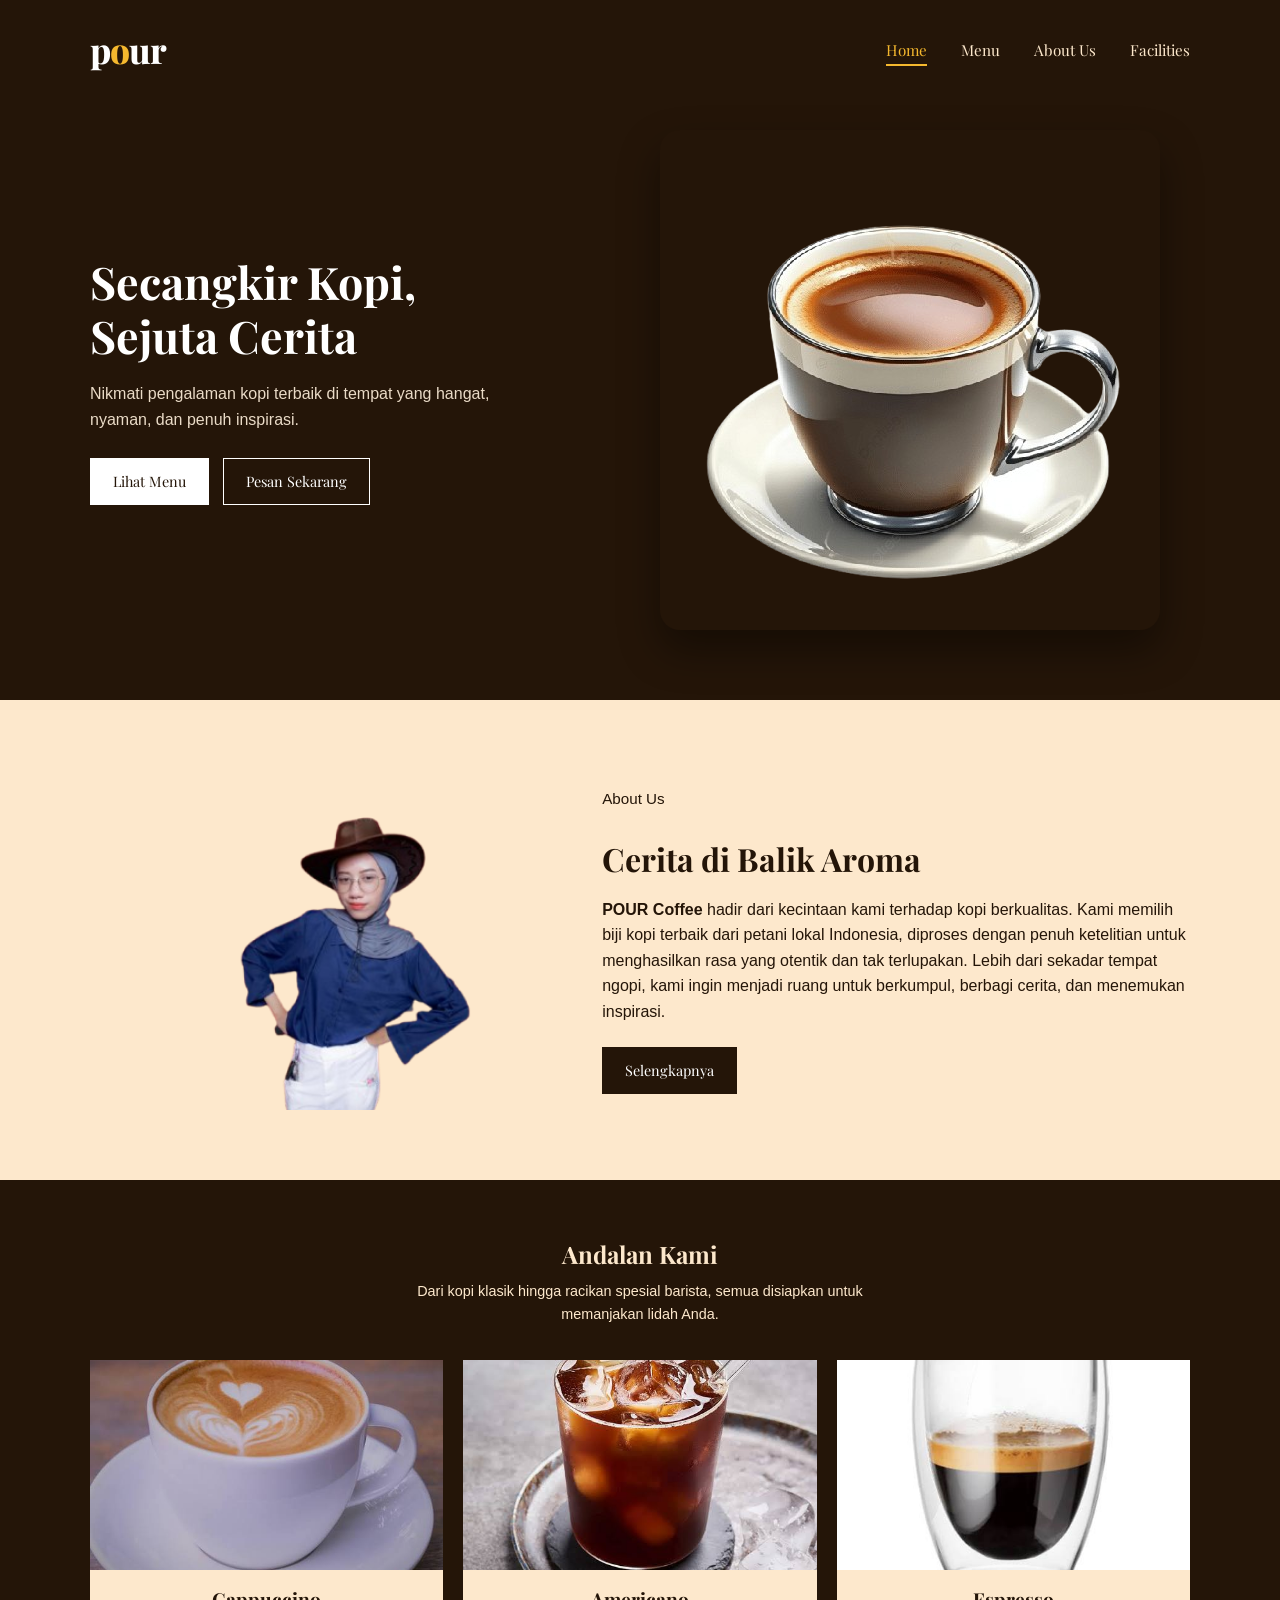
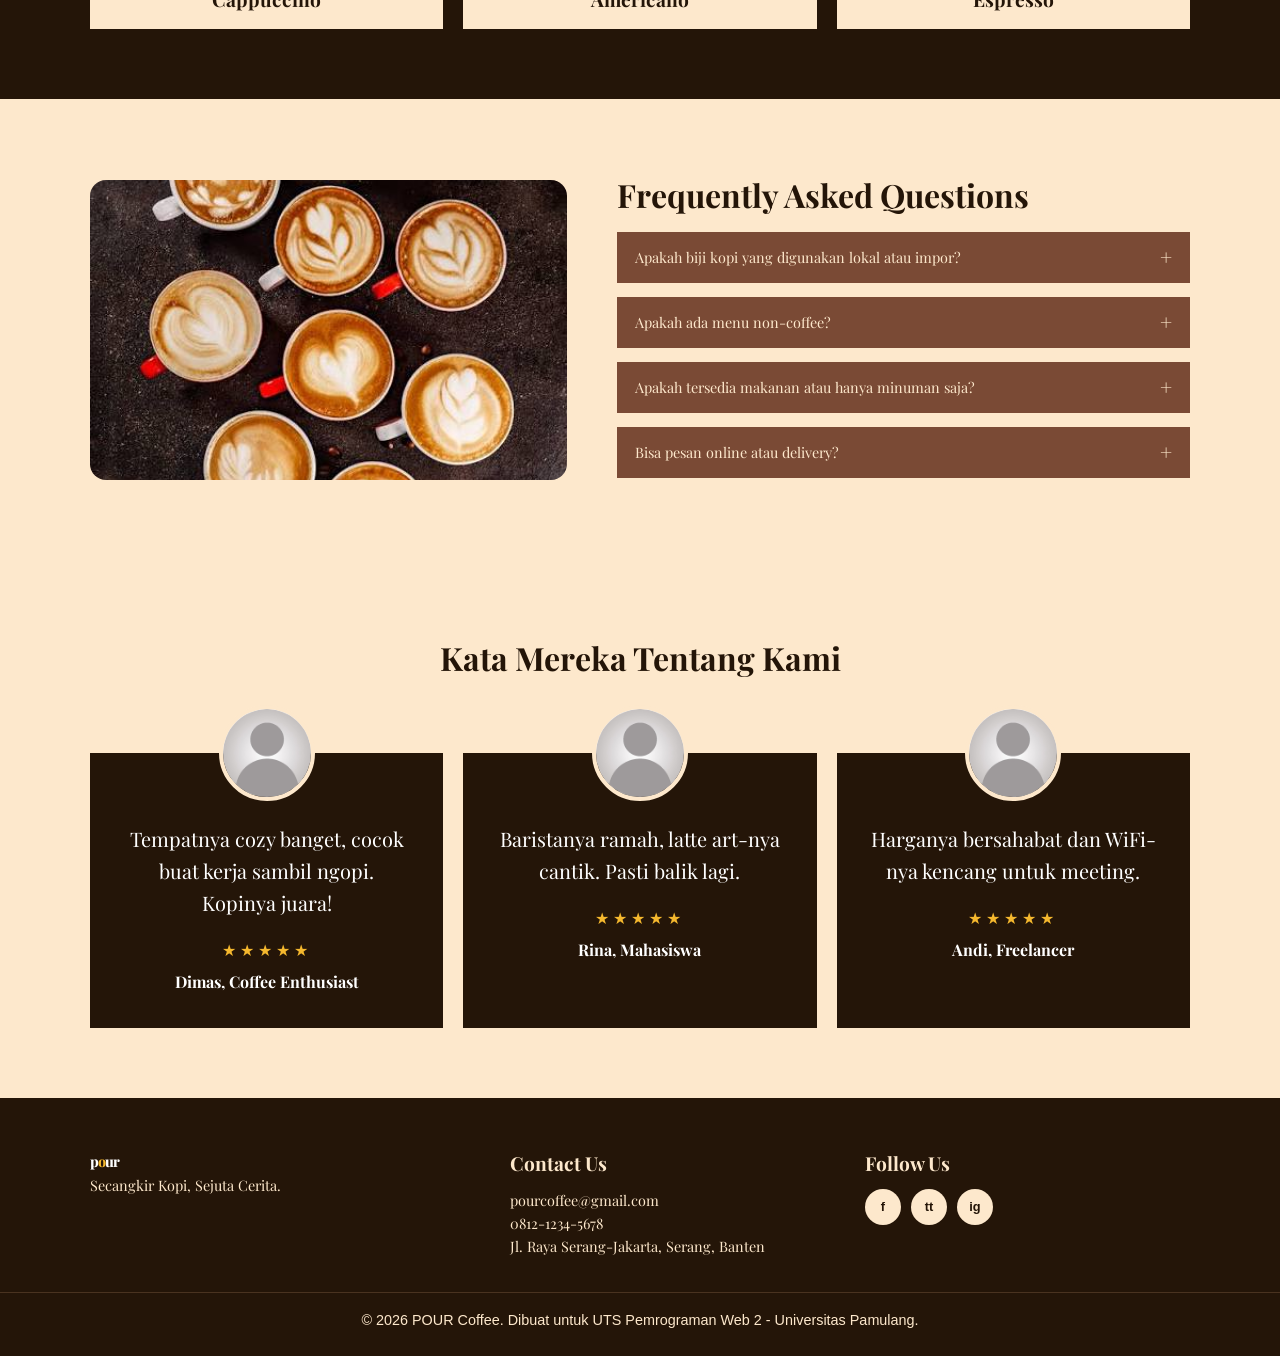
<file: index.html>
<!DOCTYPE html>
<html lang="id">
<head>
  <meta charset="UTF-8">
  <meta name="viewport" content="width=device-width, initial-scale=1.0">
  <meta name="description" content="POUR Coffee - Secangkir Kopi, Sejuta Cerita">
  <title>Home | POUR Coffee</title>
  <link rel="preconnect" href="https://fonts.googleapis.com">
  <link href="https://fonts.googleapis.com/css2?family=Playfair+Display:wght@400;600;800&display=swap" rel="stylesheet">
  <link rel="stylesheet" href="style.css">
</head>
<body>
<header class="site-header">
  <div class="container">
    <a href="index.html" class="logo">p<span>o</span>ur</a>
    <nav class="main-nav">
      <ul><li><a href="index.html" class="active">Home</a></li><li><a href="menu.html">Menu</a></li><li><a href="about.html">About Us</a></li><li><a href="facilities.html">Facilities</a></li></ul>
    </nav>
  </div>
</header>

<main>
  <section class="hero">
    <div class="container">
      <div>
        <h1>Secangkir Kopi,<br>Sejuta Cerita</h1>
        <p>Nikmati pengalaman kopi terbaik di tempat yang hangat, nyaman, dan penuh inspirasi.</p>
        <a href="menu.html" class="btn btn-light">Lihat Menu</a>
        <a href="facilities.html" class="btn btn-outline">Pesan Sekarang</a>
      </div>
      <img src="images/hero.jpg" alt="Secangkir kopi dengan biji kopi">
    </div>
  </section>

  <section class="section" id="about">
    <div class="container about-grid">
      <img src="images/about.jpg" alt="Barista menuangkan susu ke dalam kopi">
      <div>
        <p class="eyebrow">About Us</p>
        <h2 class="section-title">Cerita di Balik Aroma</h2>
        <p><strong>POUR Coffee</strong> hadir dari kecintaan kami terhadap kopi berkualitas. Kami memilih biji kopi terbaik dari petani lokal Indonesia, diproses dengan penuh ketelitian untuk menghasilkan rasa yang otentik dan tak terlupakan. Lebih dari sekadar tempat ngopi, kami ingin menjadi ruang untuk berkumpul, berbagi cerita, dan menemukan inspirasi.</p>
        <a href="about.html" class="btn btn-dark">Selengkapnya</a>
      </div>
    </div>
  </section>

  <section class="dark-section">
    <div class="container">
      <h2>Andalan Kami</h2>
      <p class="sub">Dari kopi klasik hingga racikan spesial barista, semua disiapkan untuk memanjakan lidah Anda.</p>
      <div class="cards">
        <a href="menu.html" class="card"><img src="images/cappuccino.jpg" alt="Cappuccino"><h3>Cappuccino</h3></a>
        <a href="menu.html" class="card"><img src="images/americano.jpg" alt="Americano"><h3>Americano</h3></a>
        <a href="menu.html" class="card"><img src="images/espresso.jpg" alt="Espresso"><h3>Espresso</h3></a>
      </div>
    </div>
  </section>

  <section class="section" id="faq">
    <div class="container faq-grid">
      <img src="images/faq.jpg" alt="Latte art di atas cangkir kopi">
      <div>
        <h2 class="section-title">Frequently Asked Questions</h2>
        <details><summary>Apakah biji kopi yang digunakan lokal atau impor?</summary><p>Kami menggunakan biji kopi lokal pilihan dari petani Indonesia, seperti Gayo, Toraja, dan Flores.</p></details>
        <details><summary>Apakah ada menu non-coffee?</summary><p>Ada. Kami menyediakan teh, coklat, matcha, dan minuman segar lainnya.</p></details>
        <details><summary>Apakah tersedia makanan atau hanya minuman saja?</summary><p>Tersedia pastry, roti bakar, dan makanan ringan untuk menemani kopi Anda.</p></details>
        <details><summary>Bisa pesan online atau delivery?</summary><p>Bisa. Pesanan dapat dilakukan lewat WhatsApp atau aplikasi ojek online.</p></details>
      </div>
    </div>
  </section>

  <section class="section testi" id="testimoni">
    <div class="container">
      <h2 class="section-title">Kata Mereka Tentang Kami</h2>
      <div class="testi-grid">
        <div class="box"><img class="avatar" src="images/avatar.jpg" alt="Foto Dimas"><blockquote>Tempatnya cozy banget, cocok buat kerja sambil ngopi. Kopinya juara!</blockquote><p class="stars">&#9733;&#9733;&#9733;&#9733;&#9733;</p><p><strong>Dimas, Coffee Enthusiast</strong></p></div>
        <div class="box"><img class="avatar" src="images/avatar.jpg" alt="Foto Rina"><blockquote>Baristanya ramah, latte art-nya cantik. Pasti balik lagi.</blockquote><p class="stars">&#9733;&#9733;&#9733;&#9733;&#9733;</p><p><strong>Rina, Mahasiswa</strong></p></div>
        <div class="box"><img class="avatar" src="images/avatar.jpg" alt="Foto Andi"><blockquote>Harganya bersahabat dan WiFi-nya kencang untuk meeting.</blockquote><p class="stars">&#9733;&#9733;&#9733;&#9733;&#9733;</p><p><strong>Andi, Freelancer</strong></p></div>
      </div>
    </div>
  </section>
</main>

<footer class="site-footer">
  <div class="container footer-grid">
    <div>
      <a href="index.html" class="logo">p<span>o</span>ur</a>
      <p>Secangkir Kopi, Sejuta Cerita.</p>
    </div>
    <div>
      <h4>Contact Us</h4>
      <p>pourcoffee@gmail.com</p>
      <p>0812-1234-5678</p>
      <p>Jl. Raya Serang-Jakarta, Serang, Banten</p>
    </div>
    <div>
      <h4>Follow Us</h4>
      <ul class="socials">
        <li><a href="https://facebook.com" title="Facebook">f</a></li>
        <li><a href="https://tiktok.com" title="TikTok">tt</a></li>
        <li><a href="https://instagram.com" title="Instagram">ig</a></li>
      </ul>
    </div>
  </div>
  <p class="copy">&copy; 2026 POUR Coffee. Dibuat untuk UTS Pemrograman Web 2 - Universitas Pamulang.</p>
</footer>
</body>
</html>
</file>
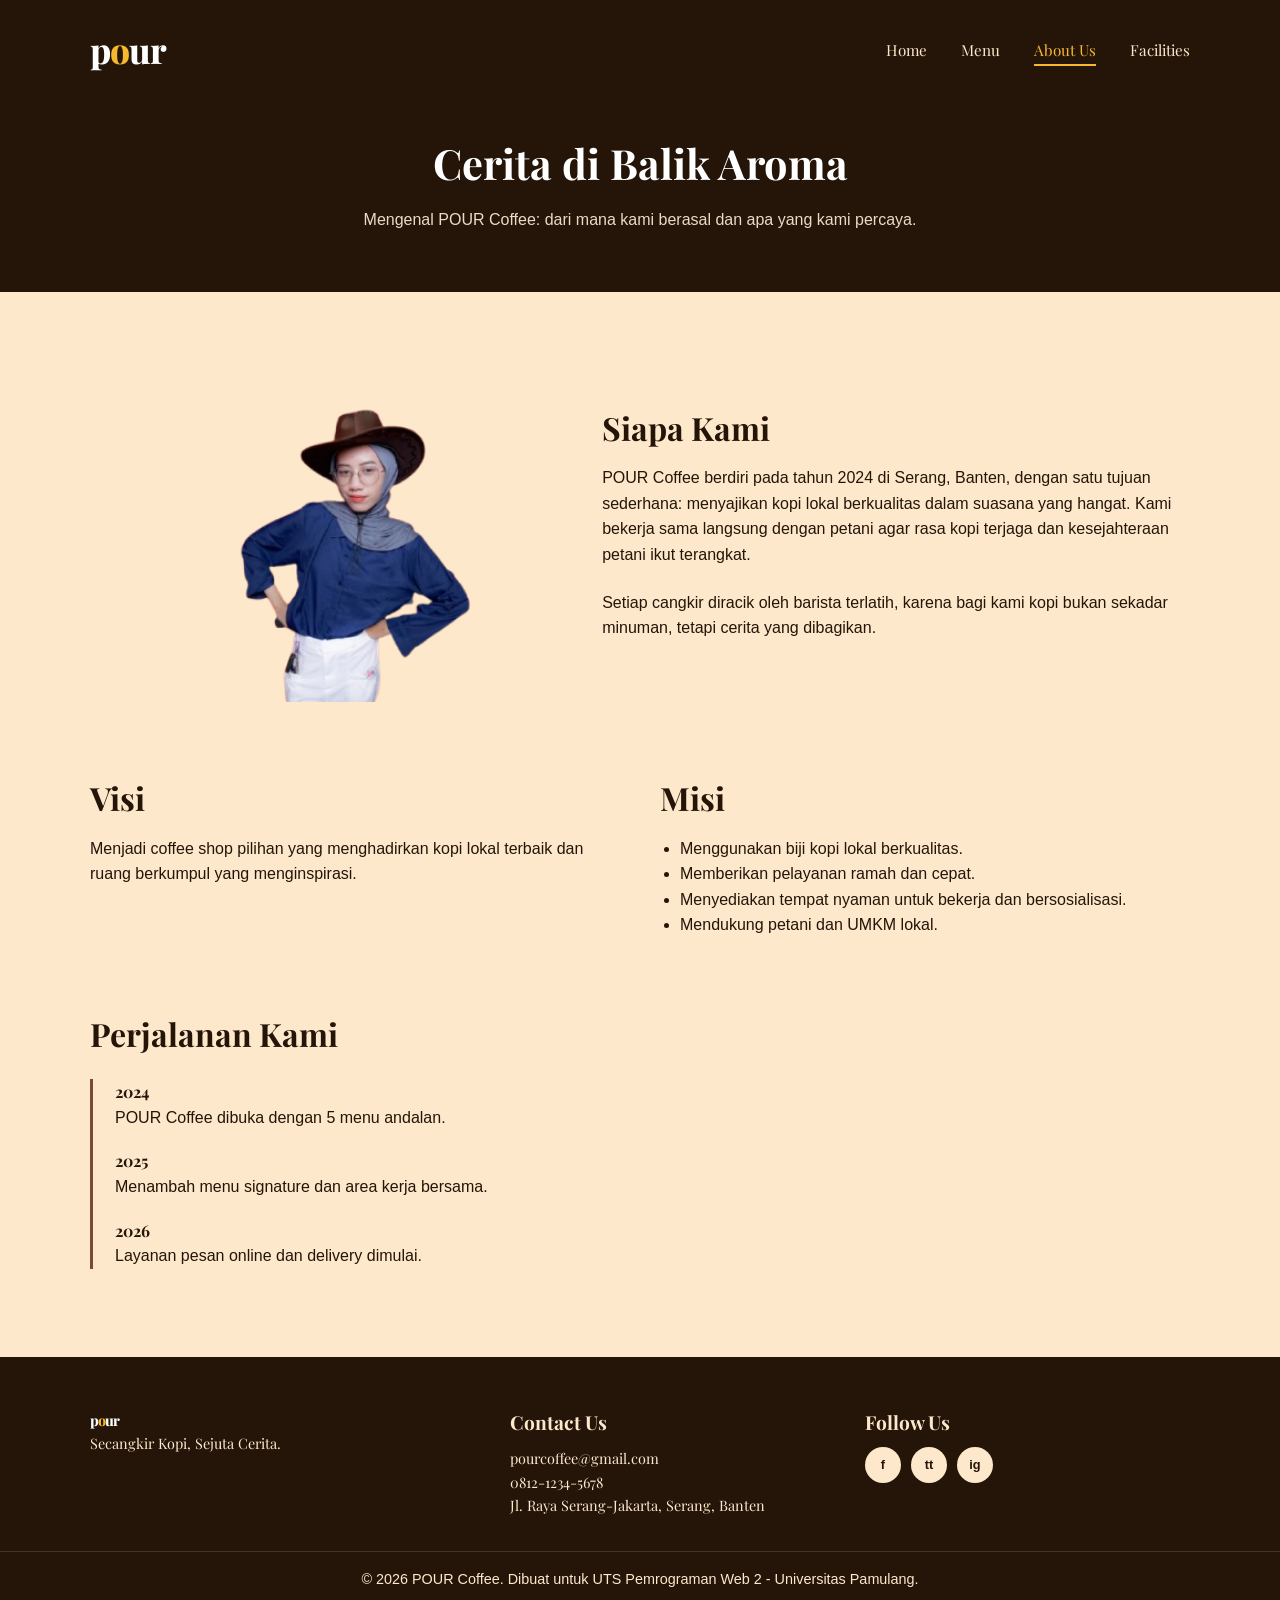
<file: about.html>
<!DOCTYPE html>
<html lang="id">
<head>
  <meta charset="UTF-8">
  <meta name="viewport" content="width=device-width, initial-scale=1.0">
  <meta name="description" content="POUR Coffee - Secangkir Kopi, Sejuta Cerita">
  <title>About Us | POUR Coffee</title>
  <link rel="preconnect" href="https://fonts.googleapis.com">
  <link href="https://fonts.googleapis.com/css2?family=Playfair+Display:wght@400;600;800&display=swap" rel="stylesheet">
  <link rel="stylesheet" href="style.css">
</head>
<body>
<header class="site-header">
  <div class="container">
    <a href="index.html" class="logo">p<span>o</span>ur</a>
    <nav class="main-nav">
      <ul><li><a href="index.html">Home</a></li><li><a href="menu.html">Menu</a></li><li><a href="about.html" class="active">About Us</a></li><li><a href="facilities.html">Facilities</a></li></ul>
    </nav>
  </div>
</header>

<main>
  <section class="page-hero">
    <div class="container">
      <h1>Cerita di Balik Aroma</h1>
      <p>Mengenal POUR Coffee: dari mana kami berasal dan apa yang kami percaya.</p>
    </div>
  </section>
  <section class="section">
    <div class="container about-grid">
      <img src="images/about.jpg" alt="Barista POUR Coffee sedang bekerja">
      <div>
        <h2 class="section-title">Siapa Kami</h2>
        <p>POUR Coffee berdiri pada tahun 2024 di Serang, Banten, dengan satu tujuan sederhana: menyajikan kopi lokal berkualitas dalam suasana yang hangat. Kami bekerja sama langsung dengan petani agar rasa kopi terjaga dan kesejahteraan petani ikut terangkat.</p>
        <p>Setiap cangkir diracik oleh barista terlatih, karena bagi kami kopi bukan sekadar minuman, tetapi cerita yang dibagikan.</p>
      </div>
    </div>
  </section>
  <section class="section" style="padding-top:0">
    <div class="container two-col">
      <div>
        <h2 class="section-title">Visi</h2>
        <p>Menjadi coffee shop pilihan yang menghadirkan kopi lokal terbaik dan ruang berkumpul yang menginspirasi.</p>
      </div>
      <div>
        <h2 class="section-title">Misi</h2>
        <ul>
          <li>Menggunakan biji kopi lokal berkualitas.</li>
          <li>Memberikan pelayanan ramah dan cepat.</li>
          <li>Menyediakan tempat nyaman untuk bekerja dan bersosialisasi.</li>
          <li>Mendukung petani dan UMKM lokal.</li>
        </ul>
      </div>
    </div>
  </section>
  <section class="section" style="padding-top:0">
    <div class="container">
      <h2 class="section-title">Perjalanan Kami</h2>
      <ol class="timeline">
        <li><strong>2024</strong>POUR Coffee dibuka dengan 5 menu andalan.</li>
        <li><strong>2025</strong>Menambah menu signature dan area kerja bersama.</li>
        <li><strong>2026</strong>Layanan pesan online dan delivery dimulai.</li>
      </ol>
    </div>
  </section>
</main>

<footer class="site-footer">
  <div class="container footer-grid">
    <div>
      <a href="index.html" class="logo">p<span>o</span>ur</a>
      <p>Secangkir Kopi, Sejuta Cerita.</p>
    </div>
    <div>
      <h4>Contact Us</h4>
      <p>pourcoffee@gmail.com</p>
      <p>0812-1234-5678</p>
      <p>Jl. Raya Serang-Jakarta, Serang, Banten</p>
    </div>
    <div>
      <h4>Follow Us</h4>
      <ul class="socials">
        <li><a href="https://facebook.com" title="Facebook">f</a></li>
        <li><a href="https://tiktok.com" title="TikTok">tt</a></li>
        <li><a href="https://instagram.com" title="Instagram">ig</a></li>
      </ul>
    </div>
  </div>
  <p class="copy">&copy; 2026 POUR Coffee. Dibuat untuk UTS Pemrograman Web 2 - Universitas Pamulang.</p>
</footer>
</body>
</html>
</file>
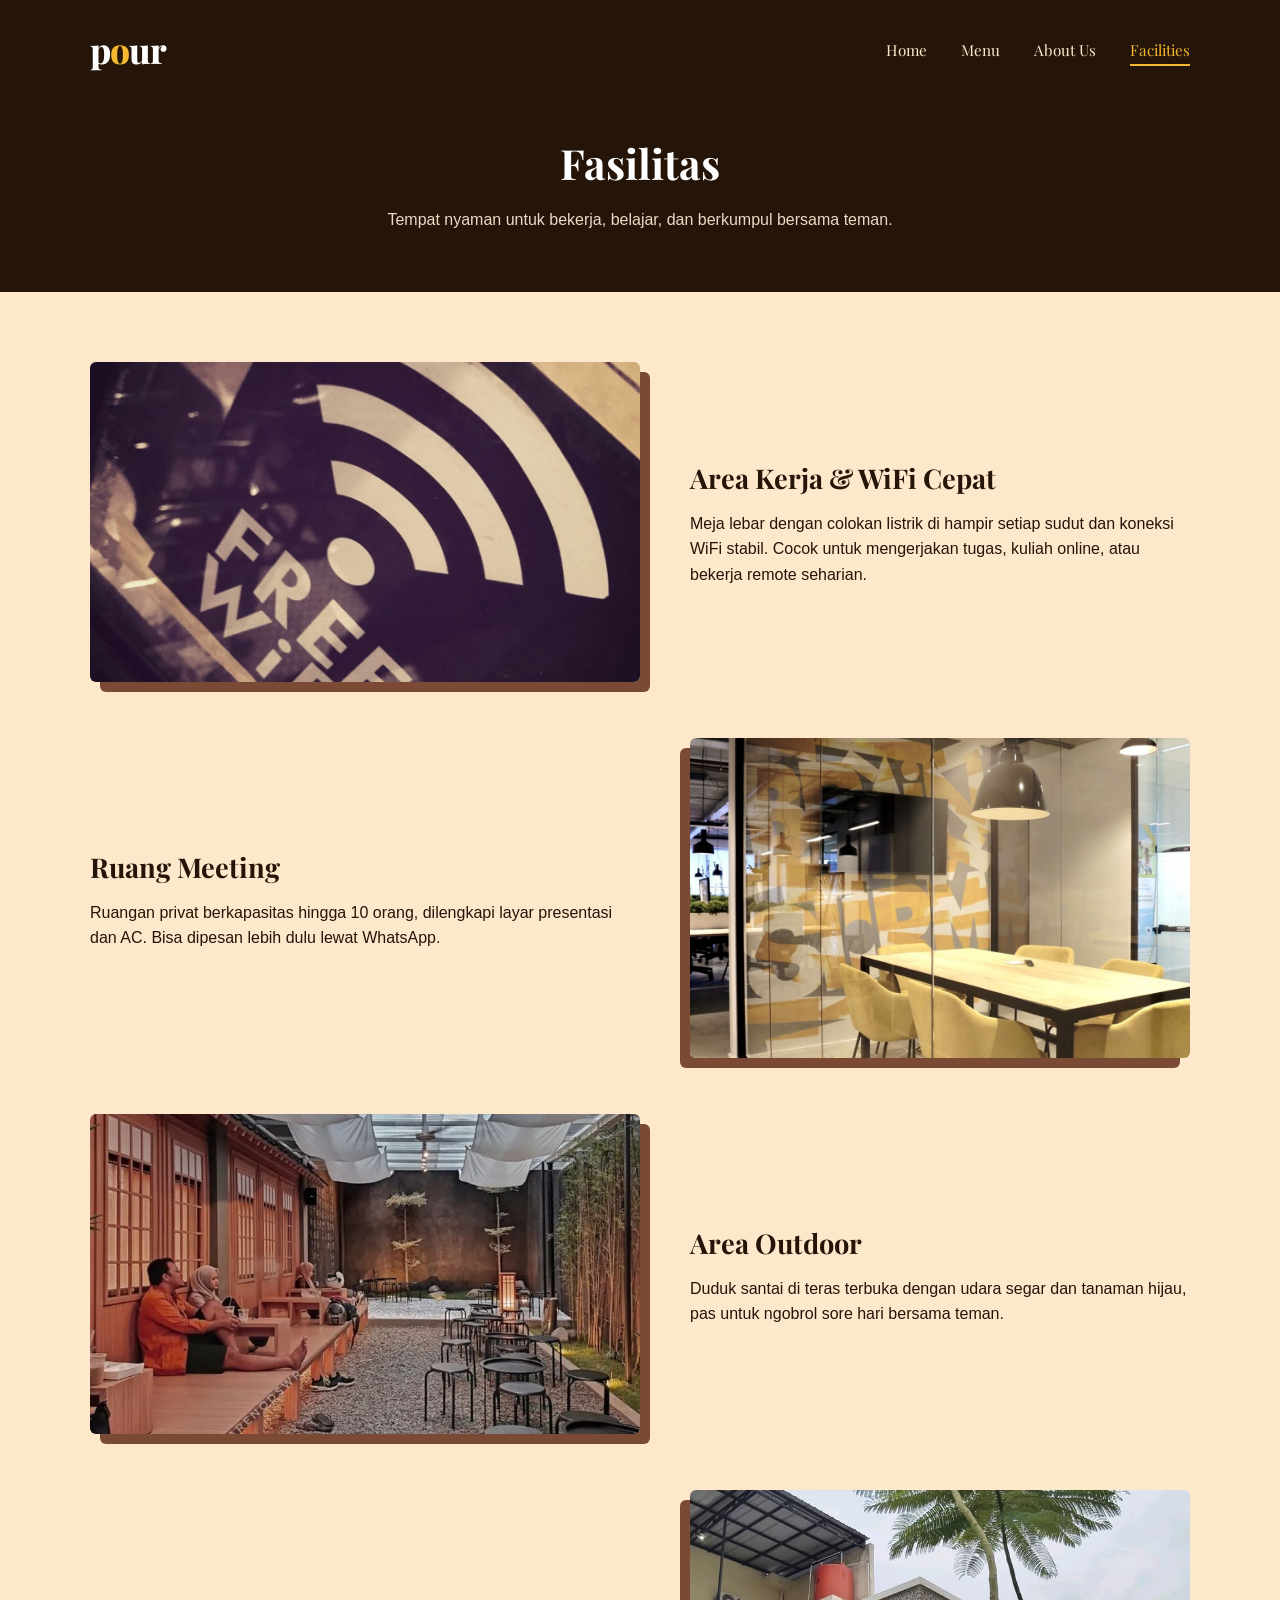
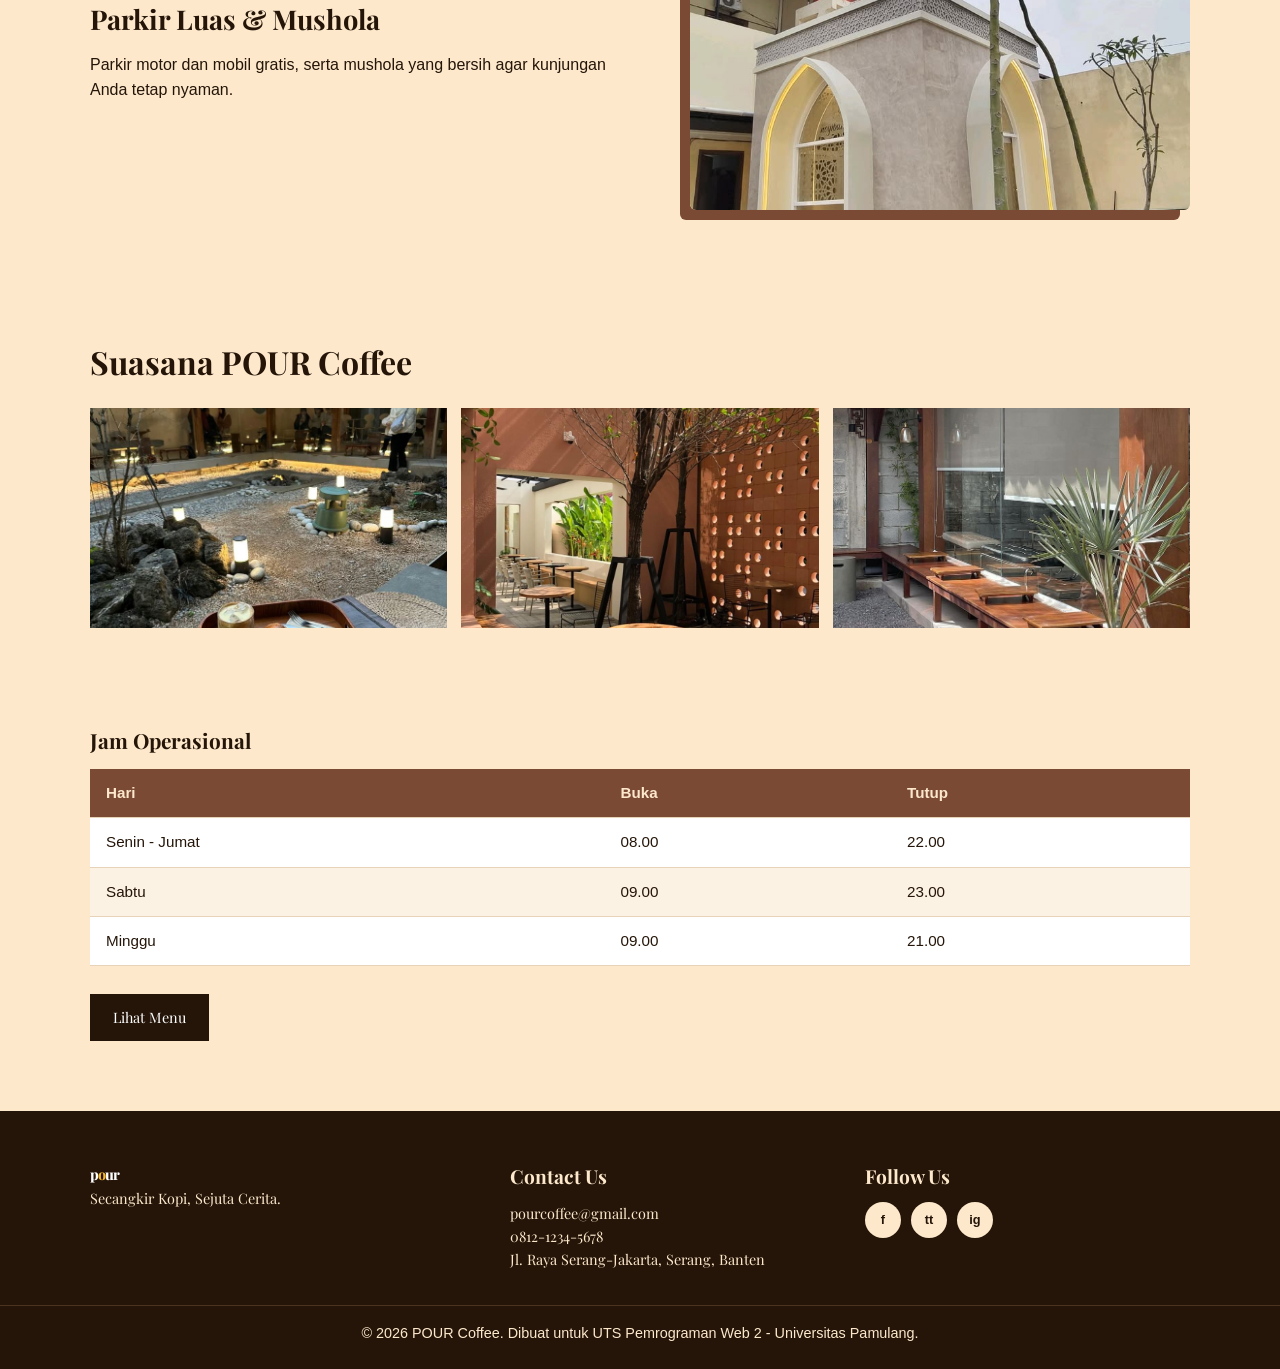
<file: facilities.html>
<!DOCTYPE html>
<html lang="id">
<head>
  <meta charset="UTF-8">
  <meta name="viewport" content="width=device-width, initial-scale=1.0">
  <meta name="description" content="POUR Coffee - Secangkir Kopi, Sejuta Cerita">
  <title>Facilities | POUR Coffee</title>
  <link rel="preconnect" href="https://fonts.googleapis.com">
  <link href="https://fonts.googleapis.com/css2?family=Playfair+Display:wght@400;600;800&display=swap" rel="stylesheet">
  <link rel="stylesheet" href="style.css">
</head>
<body>
<header class="site-header">
  <div class="container">
    <a href="index.html" class="logo">p<span>o</span>ur</a>
    <nav class="main-nav">
      <ul><li><a href="index.html">Home</a></li><li><a href="menu.html">Menu</a></li><li><a href="about.html">About Us</a></li><li><a href="facilities.html" class="active">Facilities</a></li></ul>
    </nav>
  </div>
</header>

<main>
  <section class="page-hero">
    <div class="container">
      <h1>Fasilitas</h1>
      <p>Tempat nyaman untuk bekerja, belajar, dan berkumpul bersama teman.</p>
    </div>
  </section>
  <section class="section">
    <div class="container">
      <article class="fac-row">
        <img src="images/fasilitas-wifi.jpg" alt="Area Kerja & WiFi Cepat">
        <div>
          <h2>Area Kerja & WiFi Cepat</h2>
          <p>Meja lebar dengan colokan listrik di hampir setiap sudut dan koneksi WiFi stabil. Cocok untuk mengerjakan tugas, kuliah online, atau bekerja remote seharian.</p>
        </div>
      </article>
      <article class="fac-row reverse">
        <img src="images/fasilitas-meeting.jpg" alt="Ruang Meeting">
        <div>
          <h2>Ruang Meeting</h2>
          <p>Ruangan privat berkapasitas hingga 10 orang, dilengkapi layar presentasi dan AC. Bisa dipesan lebih dulu lewat WhatsApp.</p>
        </div>
      </article>
      <article class="fac-row">
        <img src="images/fasilitas-outdoor.jpg" alt="Area Outdoor">
        <div>
          <h2>Area Outdoor</h2>
          <p>Duduk santai di teras terbuka dengan udara segar dan tanaman hijau, pas untuk ngobrol sore hari bersama teman.</p>
        </div>
      </article>
      <article class="fac-row reverse">
        <img src="images/fasilitas-parkir.jpg" alt="Parkir Luas & Mushola">
        <div>
          <h2>Parkir Luas & Mushola</h2>
          <p>Parkir motor dan mobil gratis, serta mushola yang bersih agar kunjungan Anda tetap nyaman.</p>
        </div>
      </article>
    </div>
  </section>

  <section class="section gallery" style="padding-top:0">
    <div class="container">
      <h2 class="section-title">Suasana POUR Coffee</h2>
      <div class="gallery-grid">
        <img src="images/galeri-1.jpg" alt="Suasana interior coffee shop">
        <img src="images/galeri-2.jpg" alt="Bar dan barista">
        <img src="images/galeri-3.jpg" alt="Pengunjung menikmati kopi">
      </div>
    </div>
  </section>

  <section class="section" style="padding-top:0">
    <div class="container">
      <div class="table-wrap">
        <table>
          <caption>Jam Operasional</caption>
          <thead><tr><th>Hari</th><th>Buka</th><th>Tutup</th></tr></thead>
          <tbody>
            <tr><td>Senin - Jumat</td><td>08.00</td><td>22.00</td></tr>
            <tr><td>Sabtu</td><td>09.00</td><td>23.00</td></tr>
            <tr><td>Minggu</td><td>09.00</td><td>21.00</td></tr>
          </tbody>
        </table>
      </div>
      <p style="margin-top:28px"><a href="menu.html" class="btn btn-dark">Lihat Menu</a></p>
    </div>
  </section>
</main>

<footer class="site-footer">
  <div class="container footer-grid">
    <div>
      <a href="index.html" class="logo">p<span>o</span>ur</a>
      <p>Secangkir Kopi, Sejuta Cerita.</p>
    </div>
    <div>
      <h4>Contact Us</h4>
      <p>pourcoffee@gmail.com</p>
      <p>0812-1234-5678</p>
      <p>Jl. Raya Serang-Jakarta, Serang, Banten</p>
    </div>
    <div>
      <h4>Follow Us</h4>
      <ul class="socials">
        <li><a href="https://facebook.com" title="Facebook">f</a></li>
        <li><a href="https://tiktok.com" title="TikTok">tt</a></li>
        <li><a href="https://instagram.com" title="Instagram">ig</a></li>
      </ul>
    </div>
  </div>
  <p class="copy">&copy; 2026 POUR Coffee. Dibuat untuk UTS Pemrograman Web 2 - Universitas Pamulang.</p>
</footer>
</body>
</html>
</file>
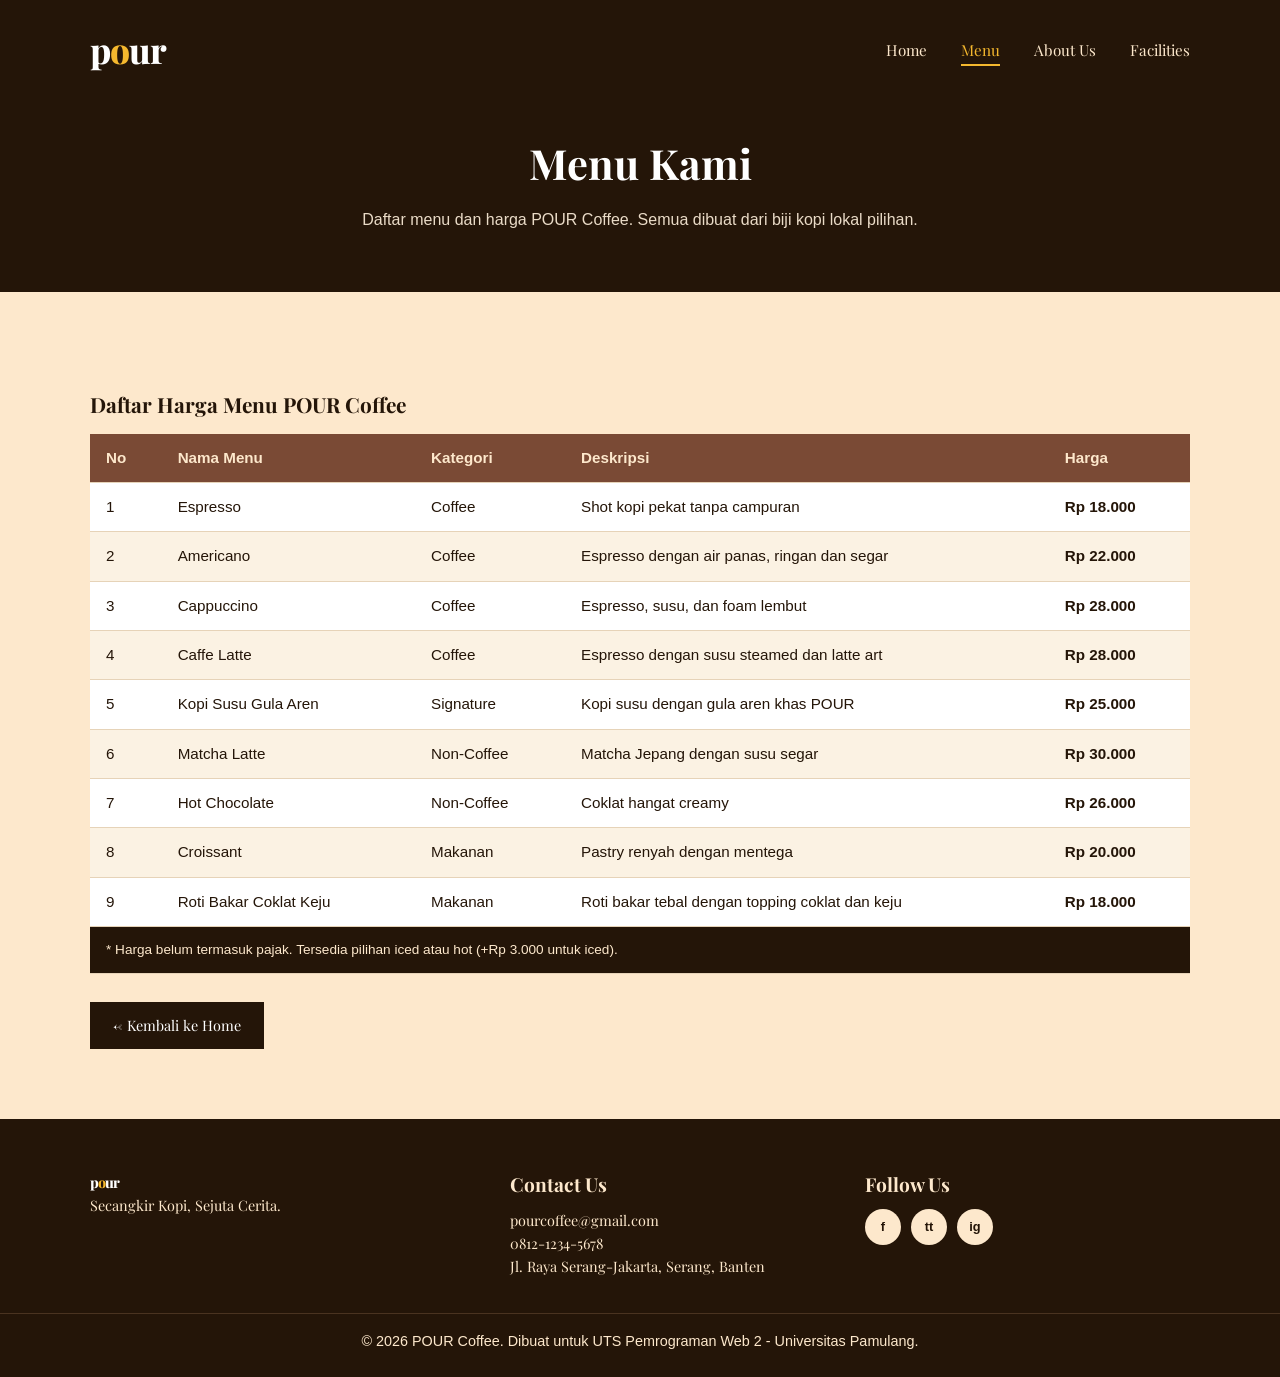
<file: menu.html>
<!DOCTYPE html>
<html lang="id">
<head>
  <meta charset="UTF-8">
  <meta name="viewport" content="width=device-width, initial-scale=1.0">
  <meta name="description" content="POUR Coffee - Secangkir Kopi, Sejuta Cerita">
  <title>Menu | POUR Coffee</title>
  <link rel="preconnect" href="https://fonts.googleapis.com">
  <link href="https://fonts.googleapis.com/css2?family=Playfair+Display:wght@400;600;800&display=swap" rel="stylesheet">
  <link rel="stylesheet" href="style.css">
</head>
<body>
<header class="site-header">
  <div class="container">
    <a href="index.html" class="logo">p<span>o</span>ur</a>
    <nav class="main-nav">
      <ul><li><a href="index.html">Home</a></li><li><a href="menu.html" class="active">Menu</a></li><li><a href="about.html">About Us</a></li><li><a href="facilities.html">Facilities</a></li></ul>
    </nav>
  </div>
</header>

<main>
  <section class="page-hero">
    <div class="container">
      <h1>Menu Kami</h1>
      <p>Daftar menu dan harga POUR Coffee. Semua dibuat dari biji kopi lokal pilihan.</p>
    </div>
  </section>
  <section class="section">
    <div class="container">
      <div class="table-wrap">
        <table>
          <caption>Daftar Harga Menu POUR Coffee</caption>
          <thead>
            <tr><th>No</th><th>Nama Menu</th><th>Kategori</th><th>Deskripsi</th><th>Harga</th></tr>
          </thead>
          <tbody>
            <tr><td>1</td><td>Espresso</td><td>Coffee</td><td>Shot kopi pekat tanpa campuran</td><td class="price">Rp 18.000</td></tr>
            <tr><td>2</td><td>Americano</td><td>Coffee</td><td>Espresso dengan air panas, ringan dan segar</td><td class="price">Rp 22.000</td></tr>
            <tr><td>3</td><td>Cappuccino</td><td>Coffee</td><td>Espresso, susu, dan foam lembut</td><td class="price">Rp 28.000</td></tr>
            <tr><td>4</td><td>Caffe Latte</td><td>Coffee</td><td>Espresso dengan susu steamed dan latte art</td><td class="price">Rp 28.000</td></tr>
            <tr><td>5</td><td>Kopi Susu Gula Aren</td><td>Signature</td><td>Kopi susu dengan gula aren khas POUR</td><td class="price">Rp 25.000</td></tr>
            <tr><td>6</td><td>Matcha Latte</td><td>Non-Coffee</td><td>Matcha Jepang dengan susu segar</td><td class="price">Rp 30.000</td></tr>
            <tr><td>7</td><td>Hot Chocolate</td><td>Non-Coffee</td><td>Coklat hangat creamy</td><td class="price">Rp 26.000</td></tr>
            <tr><td>8</td><td>Croissant</td><td>Makanan</td><td>Pastry renyah dengan mentega</td><td class="price">Rp 20.000</td></tr>
            <tr><td>9</td><td>Roti Bakar Coklat Keju</td><td>Makanan</td><td>Roti bakar tebal dengan topping coklat dan keju</td><td class="price">Rp 18.000</td></tr>
          </tbody>
          <tfoot>
            <tr><td colspan="5">* Harga belum termasuk pajak. Tersedia pilihan iced atau hot (+Rp 3.000 untuk iced).</td></tr>
          </tfoot>
        </table>
      </div>
      <p style="margin-top:28px"><a href="index.html" class="btn btn-dark">&larr; Kembali ke Home</a></p>
    </div>
  </section>
</main>

<footer class="site-footer">
  <div class="container footer-grid">
    <div>
      <a href="index.html" class="logo">p<span>o</span>ur</a>
      <p>Secangkir Kopi, Sejuta Cerita.</p>
    </div>
    <div>
      <h4>Contact Us</h4>
      <p>pourcoffee@gmail.com</p>
      <p>0812-1234-5678</p>
      <p>Jl. Raya Serang-Jakarta, Serang, Banten</p>
    </div>
    <div>
      <h4>Follow Us</h4>
      <ul class="socials">
        <li><a href="https://facebook.com" title="Facebook">f</a></li>
        <li><a href="https://tiktok.com" title="TikTok">tt</a></li>
        <li><a href="https://instagram.com" title="Instagram">ig</a></li>
      </ul>
    </div>
  </div>
  <p class="copy">&copy; 2026 POUR Coffee. Dibuat untuk UTS Pemrograman Web 2 - Universitas Pamulang.</p>
</footer>
</body>
</html>
</file>
<file: style.css>
/* ===== POUR Coffee - style.css ===== */
:root{
  --dark:#241508;
  --dark-2:#33200f;
  --cream:#fde8cc;
  --brown:#7a4a35;
  --brown-d:#5f3626;
  --gold:#f5b82e;
  --white:#ffffff;
}
*{box-sizing:border-box;margin:0;padding:0}
html{scroll-behavior:smooth}
body{
  font-family:'Playfair Display',Georgia,'Times New Roman',serif;
  background:var(--cream);
  color:var(--dark);
  line-height:1.6;
}
img{max-width:100%;display:block}
a{color:inherit;text-decoration:none}
.container{width:min(1100px,92%);margin:0 auto}

/* ===== HEADER & NAV ===== */
.site-header{background:var(--dark);color:var(--cream)}
.site-header .container{
  display:flex;align-items:center;justify-content:space-between;
  gap:24px;padding:22px 0;flex-wrap:wrap;
}
.logo{font-size:2.2rem;font-weight:800;letter-spacing:-1px;color:var(--white)}
.logo span{color:var(--gold)}
.main-nav ul{list-style:none;display:flex;gap:34px;flex-wrap:wrap}
.main-nav a{font-size:.95rem;padding-bottom:4px;border-bottom:2px solid transparent;transition:.2s}
.main-nav a:hover,.main-nav a.active{border-color:var(--gold);color:var(--gold)}

/* ===== HERO ===== */
.hero{background:var(--dark);color:var(--white);padding:30px 0 70px}
.hero .container{display:grid;grid-template-columns:1fr 1fr;gap:40px;align-items:center}
.hero h1{font-size:2.8rem;line-height:1.2;margin-bottom:18px}
.hero p{font-size:1rem;max-width:420px;margin-bottom:26px;font-family:Arial,sans-serif;color:#eadbc7}
.hero img{border-radius:20px;box-shadow:0 20px 40px rgba(0,0,0,.4)}
.page-hero{background:var(--dark);color:var(--white);padding:30px 0 60px;text-align:center}
.page-hero h1{font-size:2.6rem;margin-bottom:10px}
.page-hero p{font-family:Arial,sans-serif;color:#eadbc7;max-width:600px;margin:0 auto}

/* ===== BUTTONS ===== */
.btn{display:inline-block;padding:11px 22px;font-size:.9rem;border:1px solid var(--white);transition:.2s;cursor:pointer}
.btn-light{background:var(--white);color:var(--dark)}
.btn-light:hover{background:var(--gold);border-color:var(--gold)}
.btn-outline{color:var(--white);margin-left:10px}
.btn-outline:hover{background:var(--white);color:var(--dark)}
.btn-dark{background:var(--dark);color:var(--white);border-color:var(--dark)}
.btn-dark:hover{background:var(--brown);border-color:var(--brown)}

/* ===== SECTIONS ===== */
.section{padding:70px 0}
.section-title{font-size:2rem;margin-bottom:12px}
.eyebrow{font-size:.95rem;margin-bottom:4px}
.about-grid{display:grid;grid-template-columns:1fr 1.3fr;gap:60px;align-items:center}
.about-grid img{width:100%;height:340px;object-fit:cover}
.about-grid p{font-family:Arial,sans-serif;margin-bottom:22px}

/* ===== ANDALAN KAMI ===== */
.dark-section{background:var(--dark);color:var(--cream);padding:55px 0 70px;text-align:center}
.dark-section .sub{font-family:Arial,sans-serif;font-size:.9rem;max-width:520px;margin:6px auto 34px}
.cards{display:grid;grid-template-columns:repeat(3,1fr);gap:20px}
.card{background:var(--cream);color:var(--dark);overflow:hidden;transition:.25s}
.card:hover{transform:translateY(-6px)}
.card img{width:100%;height:210px;object-fit:cover}
.card h3{padding:14px;font-size:1.2rem}

/* ===== FAQ (details/summary) ===== */
.faq-grid{display:grid;grid-template-columns:1fr 1.2fr;gap:50px;align-items:center}
.faq-grid img{border-radius:16px;width:100%;height:300px;object-fit:cover}
details{background:var(--brown);color:var(--cream);margin-bottom:14px}
summary{padding:14px 18px;font-size:.9rem;cursor:pointer;list-style:none;display:flex;justify-content:space-between}
summary::-webkit-details-marker{display:none}
summary::after{content:"+";font-size:1.3rem;line-height:1}
details[open] summary::after{content:"–"}
details p{padding:0 18px 16px;font-family:Arial,sans-serif;font-size:.9rem}

/* ===== TESTIMONI ===== */
.testi{text-align:center}
.testi .box{background:var(--dark);color:var(--white);max-width:640px;margin:60px auto 0;padding:70px 30px 34px;position:relative}
.testi .avatar{position:absolute;top:-48px;left:50%;transform:translateX(-50%);width:96px;height:96px;border-radius:50%;object-fit:cover;border:4px solid var(--cream)}
.testi blockquote{font-size:1.25rem;margin-bottom:18px}
.stars{color:var(--gold);letter-spacing:4px;margin-bottom:6px}
.testi-grid{display:grid;grid-template-columns:repeat(3,1fr);gap:20px;margin-top:70px}
.testi-grid .box{margin:0}

/* ===== TABLE ===== */
.table-wrap{overflow-x:auto;margin-top:26px}
table{width:100%;border-collapse:collapse;background:var(--white);font-family:Arial,sans-serif;font-size:.95rem}
caption{caption-side:top;text-align:left;font-family:'Playfair Display',Georgia,serif;font-size:1.3rem;font-weight:700;padding-bottom:12px}
th,td{padding:12px 16px;text-align:left;border-bottom:1px solid #e6d3b8}
thead th{background:var(--brown);color:var(--cream)}
tbody tr:nth-child(even){background:#fbf2e3}
tbody tr:hover{background:#f6dfbb}
td.price{white-space:nowrap;font-weight:700}
tfoot td{background:var(--dark);color:var(--cream);font-size:.85rem}

/* ===== FACILITIES / ABOUT ===== */
.feature-grid{display:grid;grid-template-columns:repeat(3,1fr);gap:22px;margin-top:30px}
.feature{background:var(--white);padding:28px 22px;border-top:5px solid var(--brown)}
.feature .icon{font-size:2rem;margin-bottom:8px}
.feature h3{margin-bottom:6px}
.feature p{font-family:Arial,sans-serif;font-size:.9rem}
.two-col{display:grid;grid-template-columns:1fr 1fr;gap:40px}
.two-col p,.two-col li{font-family:Arial,sans-serif}
.two-col ul{padding-left:20px}
.timeline{list-style:none;border-left:3px solid var(--brown);padding-left:22px;margin-top:20px}
.timeline li{margin-bottom:18px;font-family:Arial,sans-serif}
.timeline strong{font-family:'Playfair Display',Georgia,serif;display:block}

/* ===== FOOTER ===== */
.site-footer{background:var(--dark);color:var(--cream);padding:50px 0 24px}
.footer-grid{display:grid;grid-template-columns:1.2fr 1fr 1fr;gap:30px;align-items:start}
.site-footer h4{font-size:1.2rem;margin-bottom:10px}
.site-footer p,.site-footer a{font-size:.9rem}
.site-footer a:hover{color:var(--gold)}
.socials{display:flex;gap:10px;list-style:none}
.socials a{display:grid;place-items:center;width:36px;height:36px;border-radius:50%;background:var(--cream);color:var(--dark);font-weight:700;font-size:.8rem;font-family:Arial,sans-serif}
.copy{text-align:center;margin-top:34px;padding-top:16px;border-top:1px solid #4a3320;font-size:.8rem;font-family:Arial,sans-serif}

/* ===== RESPONSIVE ===== */
@media(max-width:800px){
  .hero .container,.about-grid,.faq-grid,.two-col,.footer-grid{grid-template-columns:1fr}
  .cards,.feature-grid,.testi-grid{grid-template-columns:1fr}
  .hero h1{font-size:2.1rem}
  .site-header .container{justify-content:center}
}

/* ===== FACILITIES (foto + teks) ===== */
.fac-row{display:grid;grid-template-columns:1.1fr 1fr;gap:50px;align-items:center;margin-bottom:56px}
.fac-row img{width:100%;height:320px;object-fit:cover;border-radius:6px;box-shadow:10px 10px 0 var(--brown)}
.fac-row.reverse img{order:2;box-shadow:-10px 10px 0 var(--brown)}
.fac-row h2{font-size:1.7rem;margin-bottom:10px}
.fac-row p{font-family:Arial,sans-serif}
.gallery-grid{display:grid;grid-template-columns:repeat(3,1fr);gap:14px;margin-top:20px}
.gallery-grid img{width:100%;height:220px;object-fit:cover;transition:.25s}
.gallery-grid img:hover{transform:scale(1.03)}
@media(max-width:800px){
  .fac-row,.gallery-grid{grid-template-columns:1fr}
  .fac-row.reverse img{order:0}
}
</file>
